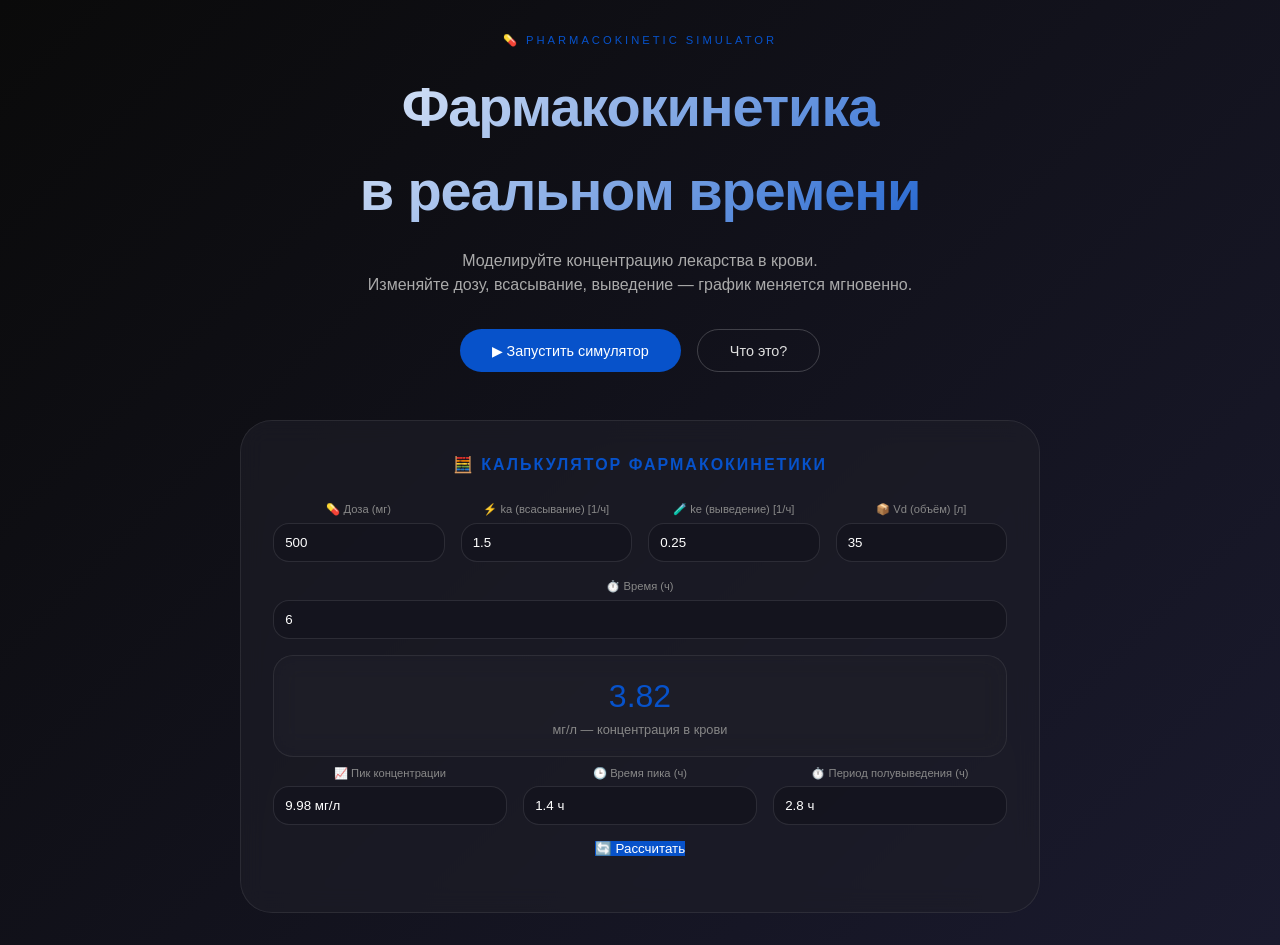
<file: index.html>
<!DOCTYPE html>
<html lang="ru">
<head>
    <meta charset="UTF-8">
    <meta name="viewport" content="width=device-width, initial-scale=1.0, user-scalable=yes">
    <title>Фармакокинетика | Симулятор</title>
    <link rel="stylesheet" href="style.css">
    <script src="script.js" defer></script>
</head>
<body>

<div id="mainPage" class="main-page">
    <div class="hero">
        <div class="hero-badge">💊 Pharmacokinetic Simulator</div>
        <h1>Фармакокинетика<br>в реальном времени</h1>
        <p>Моделируйте концентрацию лекарства в крови.<br>Изменяйте дозу, всасывание, выведение — график меняется мгновенно.</p>
        <div class="hero-buttons">
            <button class="hero-btn hero-btn-primary" id="startSimulatorBtn">▶ Запустить симулятор</button>
            <button class="hero-btn hero-btn-outline" id="learnMoreBtn">Что это?</button>
        </div>

        <div class="calculator-section glass">
            <h3>🧮 Калькулятор фармакокинетики</h3>
            <div class="calc-row">
                <div class="calc-input"><label>💊 Доза (мг)</label><input type="number" id="calcDose" value="500" step="10"></div>
                <div class="calc-input"><label>⚡ ka (всасывание) [1/ч]</label><input type="number" id="calcKa" value="1.5" step="0.1"></div>
                <div class="calc-input"><label>🧪 ke (выведение) [1/ч]</label><input type="number" id="calcKe" value="0.25" step="0.05"></div>
                <div class="calc-input"><label>📦 Vd (объём) [л]</label><input type="number" id="calcVd" value="35" step="1"></div>
                <div class="calc-input"><label>⏱️ Время (ч)</label><input type="number" id="calcTime" value="6" step="0.5"></div>
            </div>
            <div class="calc-result glass">
                <div class="value" id="calcResult">0.00</div>
                <div style="font-size:0.8rem; color:#888;">мг/л — концентрация в крови</div>
            </div>
            <div class="calc-row" style="margin-top:0.5rem;">
                <div class="calc-input"><label>📈 Пик концентрации</label><input type="text" id="calcPeak" readonly></div>
                <div class="calc-input"><label>🕒 Время пика (ч)</label><input type="text" id="calcPeakTime" readonly></div>
                <div class="calc-input"><label>⏱️ Период полувыведения (ч)</label><input type="text" id="calcHalfLife" readonly></div>
            </div>
            <div class="button-group" style="margin-top:1rem; justify-content:center;">
                <button id="calcRecalcBtn" class="btn-primary">🔄 Рассчитать</button>
            </div>
        </div>
    </div>
</div>

<div id="simulatorPage" class="simulator-page">
    <div class="container">
        <div class="section glass" style="text-align: center; padding-bottom: 1.5rem;">
            <div class="badge">💊 Pharmacokinetic Simulator</div>
            <h1>Фармакокинетика</h1>
            <p style="color: #aaa; max-width: 650px; margin: 0.5rem auto 0;">Однокамерная модель всасывания, распределения и выведения</p>
        </div>

        <div class="mode-switch glass">
            <button class="mode-btn active" data-mode="single">📊 Однократная доза</button>
            <button class="mode-btn" data-mode="multi">🔄 Многократный приём (каждые 8ч)</button>
            <button class="mode-btn" data-mode="compare">⚖️ Сравнение двух схем</button>
        </div>

        <div id="singleMode" class="two-columns">
            <div class="section glass">
                <h2>⚙️ Параметры модели</h2>
                <div class="param-group">
                    <div class="param-item"><div class="param-header"><span>💊 Доза (мг)</span><span class="param-value" id="doseValue">500</span></div><input type="range" id="dose" min="50" max="1200" step="10" value="500"></div>
                    <div class="param-item"><div class="param-header"><span>⚡ Скорость всасывания (ka) [1/ч]</span><span class="param-value" id="kaValue">1.5</span></div><input type="range" id="ka" min="0.3" max="4.0" step="0.05" value="1.5"></div>
                    <div class="param-item"><div class="param-header"><span>🧪 Скорость выведения (ke) [1/ч]</span><span class="param-value" id="keValue">0.25</span></div><input type="range" id="ke" min="0.05" max="0.8" step="0.01" value="0.25"></div>
                    <div class="param-item"><div class="param-header"><span>📦 Объём распределения (Vd) [л]</span><span class="param-value" id="vdValue">35</span></div><input type="range" id="vd" min="15" max="80" step="1" value="35"></div>
                </div>
                <div class="button-group">
                    <button id="resetBtn" class="btn-primary">⟳ Сбросить</button>
                    <button id="addDoseBtn">➕ Повторный приём (через 2ч)</button>
                    <button id="exportBtn">📎 Экспорт CSV</button>
                </div>
                <div class="stats-panel glass">
                    <div class="stat-row"><span class="stat-label">🩸 Концентрация (мг/л)</span><span class="stat-number" id="concDisplay">0.00</span></div>
                    <div class="stat-row"><span class="stat-label">⏱️ Текущее время (ч)</span><span class="stat-number" id="timeDisplay">0.0</span></div>
                    <div class="stat-row"><span class="stat-label">📈 Пик концентрации</span><span class="stat-number" id="peakDisplay">0.00</span></div>
                    <div class="stat-row"><span class="stat-label">🕒 Время пика (ч)</span><span class="stat-number" id="peakTimeDisplay">—</span></div>
                    <div class="stat-row"><span class="stat-label">⚠️ Статус</span><span class="stat-number" id="statusDisplay">—</span></div>
                </div>
                <div style="margin-top:1rem; padding-top:1rem; border-top:1px solid rgba(255,255,255,0.1);">
                    <h2>🧮 Быстрый расчёт</h2>
                    <div class="param-item"><div class="param-header"><span>⏱️ Время (ч)</span><span class="param-value" id="quickTimeValue">6</span></div><input type="range" id="quickTime" min="0" max="48" step="0.5" value="6"></div>
                    <div class="stats-panel glass" style="margin-top:0.5rem;">
                        <div class="stat-row"><span class="stat-label">Концентрация в этот момент</span><span class="stat-number" id="quickConcDisplay">—</span></div>
                    </div>
                </div>
            </div>
            <div class="section glass">
                <h2>📈 Профиль концентрации</h2>
                <div class="chart-container"><canvas id="pharmaCanvas" width="800" height="450" style="width:100%; aspect-ratio:800/450"></canvas></div>
                <div style="margin-top:1rem; font-size:0.7rem; color:#666; text-align:center;">🟢 Терапевтическое окно (2–8 мг/л) &nbsp;|&nbsp; 🔴 Токсичность (>12 мг/л)</div>
            </div>
        </div>

        <div id="compareMode" style="display: none;">
            <div class="two-columns">
                <div class="section glass"><h2>📋 Схема A</h2>
                    <div class="param-item"><div class="param-header"><span>Доза A (мг)</span><span class="param-value" id="doseAValue">400</span></div><input type="range" id="doseA" min="50" max="1200" step="10" value="400"></div>
                    <div class="param-item"><div class="param-header"><span>ka A</span><span class="param-value" id="kaAValue">1.2</span></div><input type="range" id="kaA" min="0.3" max="4.0" step="0.05" value="1.2"></div>
                    <div class="param-item"><div class="param-header"><span>ke A</span><span class="param-value" id="keAValue">0.2</span></div><input type="range" id="keA" min="0.05" max="0.8" step="0.01" value="0.2"></div>
                    <div class="param-item"><div class="param-header"><span>Vd A (л)</span><span class="param-value" id="vdAValue">35</span></div><input type="range" id="vdA" min="15" max="80" step="1" value="35"></div>
                </div>
                <div class="section glass"><h2>📋 Схема B</h2>
                    <div class="param-item"><div class="param-header"><span>Доза B (мг)</span><span class="param-value" id="dBValue">600</span></div><input type="range" id="doseB" min="50" max="1200" step="10" value="600"></div>
                    <div class="param-item"><div class="param-header"><span>ka B</span><span class="param-value" id="kaBValue">2.0</span></div><input type="range" id="kaB" min="0.3" max="4.0" step="0.05" value="2.0"></div>
                    <div class="param-item"><div class="param-header"><span>ke B</span><span class="param-value" id="keBValue">0.35</span></div><input type="range" id="keB" min="0.05" max="0.8" step="0.01" value="0.35"></div>
                    <div class="param-item"><div class="param-header"><span>Vd B (л)</span><span class="param-value" id="vdBValue">35</span></div><input type="range" id="vdB" min="15" max="80" step="1" value="35"></div>
                </div>
            </div>
            <div class="section glass"><h2>📊 Сравнение профилей</h2>
                <div class="chart-container"><canvas id="compareCanvas" width="800" height="450" style="width:100%; aspect-ratio:800/450"></canvas></div>
                <div class="button-group" style="margin-top:1rem;"><button id="exportCompareBtn">📎 Экспорт сравнения CSV</button></div>
            </div>
        </div>

        <div class="formula-section" id="formulasSection">
            <div class="formula-card glass" id="formula1"><h3>📐 Концентрация в любой момент времени</h3><div class="formula">C(t) = (Доза × ka) / (Vd × (ka - ke)) × (e⁻ᵏᵉᵗ - e⁻ᵏᵃᵗ)</div><div class="explanation">C(t) — концентрация в момент t (мг/л), ka — скорость всасывания, ke — скорость выведения, Vd — объём распределения, e = 2.718</div></div>
            <div class="formula-card glass" id="formula2"><h3>📈 Пик концентрации (приближённо)</h3><div class="formula">C_пик ≈ (Доза × ka) / (Vd × ke)</div><div class="explanation">Максимальная концентрация лекарства в крови</div></div>
            <div class="formula-card glass" id="formula3"><h3>⏱️ Время достижения пика</h3><div class="formula">t_пик = ln(ka / ke) / (ka - ke)</div><div class="explanation">ln — натуральный логарифм</div></div>
            <div class="formula-card glass" id="formula4"><h3>🧪 Период полувыведения</h3><div class="formula">T½ = 0.693 / ke</div><div class="explanation">Время, за которое концентрация падает в 2 раза</div></div>
            <div class="formula-card glass" id="formula5"><h3>📉 Концентрация через время T после пика</h3><div class="formula">C(T) = C_пик × e⁻ᵏᵉᵀ</div><div class="explanation">T — время после пика (часы)</div></div>
            <div class="formula-card glass" id="formula6"><h3>🎯 Расчёт дозы под желаемый пик</h3><div class="formula">Доза = C_пик × Vd × ke / ka</div><div class="explanation">Подберите дозу, чтобы достичь нужной максимальной концентрации</div></div>
            <div class="formula-card glass" id="formula7"><h3>⏳ Расчёт ke для очищения за N часов</h3><div class="formula">ke = ln(C_пик / C_ост) / (N - t_пик)</div><div class="explanation">N — время, через которое должна остаться концентрация C_ост</div></div>
        </div>

        <footer><p>Фармакокинетическая модель | Проект Максима Иванова | Helvetica Neue</p></footer>
    </div>
</div>

</body>
</html>
</file>
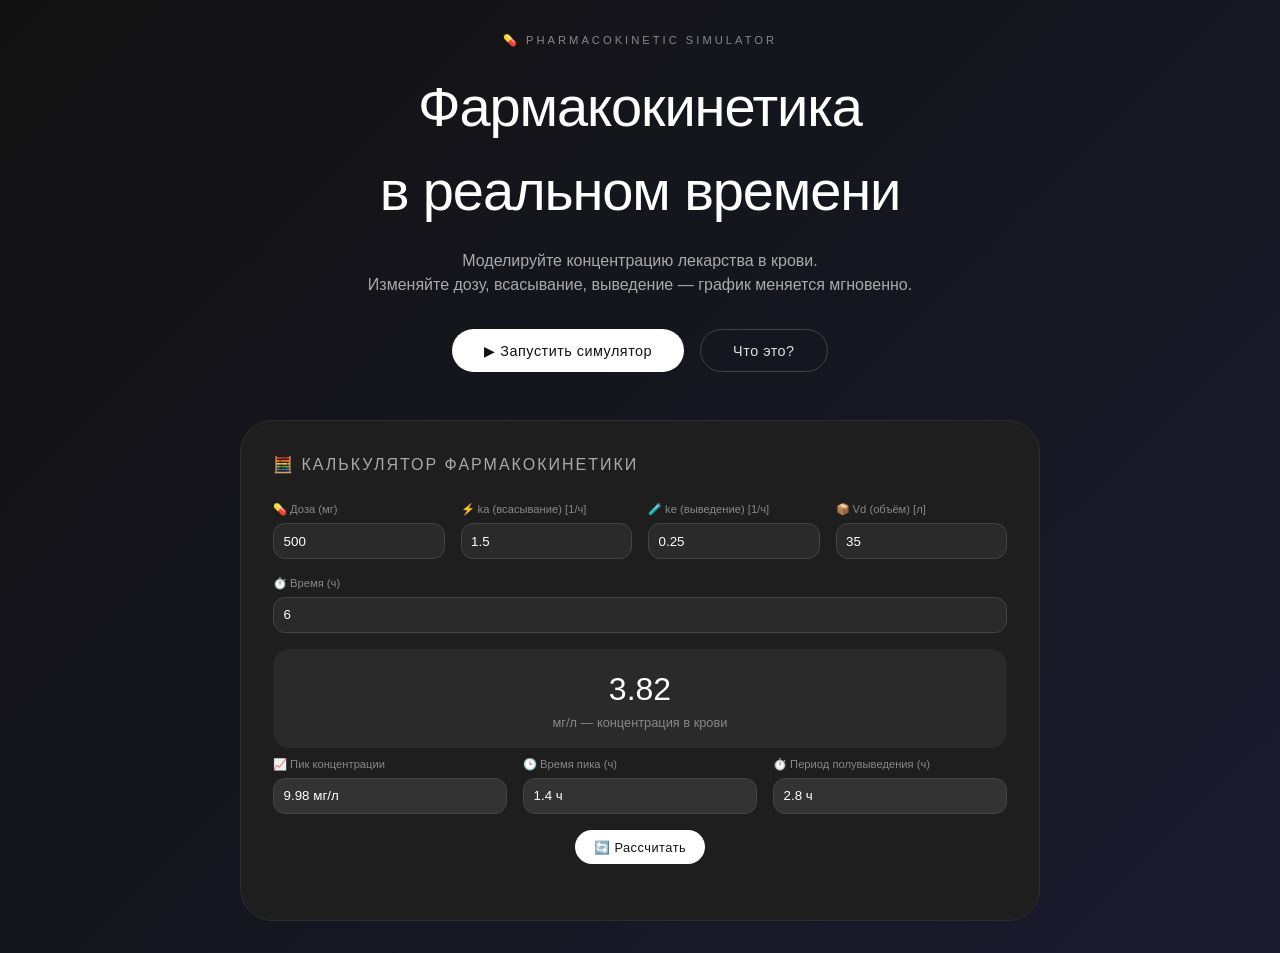
<file: pharmacokinetics.html>
<!DOCTYPE html>
<html lang="ru">
<head>
    <meta charset="UTF-8">
    <meta name="viewport" content="width=device-width, initial-scale=1.0, user-scalable=yes">
    <title>Фармакокинетика | Симулятор + Калькулятор</title>
    <style>
        /* ------------------------------------------------------------
           ГЛОБАЛЬНЫЙ ШРИФТ: HELVETICA REGULAR 400
        ------------------------------------------------------------ */
        *,
        *::before,
        *::after {
            font-family: 'Helvetica', 'Helvetica Neue', 'Arial', sans-serif !important;
            font-weight: 400 !important;
            font-style: normal !important;
        }

        body, html, div, span, h1, h2, h3, h4, p, a, button, input, select, textarea,
        label, .btn, .mode-btn, .hero-btn, .stat-row, .param-header, .param-value,
        .calc-result, .stats-panel, .badge, .section, .mode-switch, .button-group,
        canvas, .week-badge, .day-card, .pair-card, .header, .footer, .container {
            font-family: 'Helvetica', 'Helvetica Neue', 'Arial', sans-serif !important;
            font-weight: 400 !important;
        }

        h1, h2, h3, h4, .hero h1, .section h2, .badge {
            font-weight: 400 !important;
        }

        button, .btn, .mode-btn, .hero-btn {
            font-weight: 400 !important;
            letter-spacing: 0.5px;
        }

        * {
            margin: 0;
            padding: 0;
            box-sizing: border-box;
        }

        body {
            background-color: #121212;
            color: #e0e0e0;
            line-height: 1.5;
            min-height: 100vh;
        }

        ::-webkit-scrollbar { width: 6px; }
        ::-webkit-scrollbar-track { background: #1e1e1e; }
        ::-webkit-scrollbar-thumb { background: #444; border-radius: 3px; }

        /* Плавное появление формул при скролле */
        @keyframes fadeInUp {
            from { opacity: 0; transform: translateY(30px); }
            to { opacity: 1; transform: translateY(0); }
        }

        .formula-section {
            max-width: 1000px;
            margin: 0 auto;
            padding: 2rem;
        }

        .formula-card {
            background: #1e1e1e;
            border: 1px solid #2e2e2e;
            border-radius: 32px;
            padding: 2rem;
            margin-bottom: 1.5rem;
            opacity: 0;
            transform: translateY(30px);
            transition: all 0.6s cubic-bezier(0.25, 0.46, 0.45, 0.94);
        }

        .formula-card.visible {
            opacity: 1;
            transform: translateY(0);
        }

        .formula-card h3 {
            font-size: 1.2rem;
            color: #ffffff;
            margin-bottom: 1rem;
            border-left: 3px solid #ffffff;
            padding-left: 1rem;
        }

        .formula-card .formula {
            font-family: monospace;
            font-size: 1.1rem;
            background: #2a2a2a;
            padding: 1rem;
            border-radius: 16px;
            margin: 1rem 0;
            overflow-x: auto;
            white-space: pre-wrap;
            word-break: break-word;
        }

        .formula-card .explanation {
            color: #aaa;
            font-size: 0.85rem;
            margin-top: 0.5rem;
        }

        /* Главная страница */
        .main-page {
            min-height: 100vh;
            display: flex;
            flex-direction: column;
            justify-content: center;
            align-items: center;
            padding: 2rem;
            background: linear-gradient(135deg, #121212 0%, #1a1a2e 100%);
        }

        .hero {
            text-align: center;
            max-width: 800px;
            animation: fadeInUp 0.8s ease;
        }

        .hero-badge {
            font-size: 0.7rem;
            text-transform: uppercase;
            letter-spacing: 3px;
            color: #888;
            margin-bottom: 1rem;
        }

        .hero h1 {
            font-size: 3.5rem;
            letter-spacing: -0.02em;
            margin-bottom: 1rem;
            color: #ffffff;
        }

        .hero p {
            font-size: 1rem;
            color: #aaa;
            margin-bottom: 2rem;
        }

        .hero-buttons {
            display: flex;
            gap: 1rem;
            justify-content: center;
            flex-wrap: wrap;
        }

        .hero-btn {
            background: transparent;
            border: 1px solid #444;
            color: #e0e0e0;
            padding: 0.8rem 2rem;
            border-radius: 40px;
            font-size: 0.9rem;
            cursor: pointer;
            transition: all 0.2s ease;
        }

        .hero-btn-primary {
            background: #ffffff;
            color: #121212;
            border: none;
        }

        .hero-btn-primary:hover {
            background: #e0e0e0;
            transform: translateY(-2px);
        }

        .hero-btn-outline:hover {
            background: #2a2a2a;
            border-color: #666;
        }

        /* Калькулятор на главной */
        .calculator-section {
            margin-top: 3rem;
            padding: 2rem;
            background: #1e1e1e;
            border-radius: 32px;
            border: 1px solid #2e2e2e;
            text-align: left;
        }

        .calculator-section h3 {
            font-size: 1rem;
            text-transform: uppercase;
            letter-spacing: 2px;
            color: #aaa;
            margin-bottom: 1.5rem;
        }

        .calc-row {
            display: flex;
            flex-wrap: wrap;
            gap: 1rem;
            margin-bottom: 1rem;
            align-items: center;
        }

        .calc-input {
            flex: 1;
            min-width: 150px;
        }

        .calc-input label {
            display: block;
            font-size: 0.7rem;
            color: #888;
            margin-bottom: 0.3rem;
        }

        .calc-input input {
            width: 100%;
            background: #2a2a2a;
            border: 1px solid #444;
            border-radius: 12px;
            padding: 0.6rem;
            color: #fff;
        }

        .calc-result {
            background: #2a2a2a;
            border-radius: 16px;
            padding: 1rem;
            margin-top: 1rem;
            text-align: center;
        }

        .calc-result .value {
            font-size: 2rem;
            color: #fff;
        }

        /* Симулятор */
        .simulator-page {
            display: none;
            padding: 2rem 1rem;
        }

        .container {
            max-width: 1400px;
            margin: 0 auto;
            display: flex;
            flex-direction: column;
            gap: 2rem;
        }

        .section {
            background: #1e1e1e;
            border: 1px solid #2e2e2e;
            border-radius: 24px;
            padding: 1.8rem 2rem;
            transition: all 0.3s ease;
        }

        h1 {
            font-size: 2.2rem;
            letter-spacing: -0.02em;
        }

        h2 {
            font-size: 0.9rem;
            text-transform: uppercase;
            letter-spacing: 3px;
            color: #888;
            margin-bottom: 1.5rem;
            border-left: 2px solid #e0e0e0;
            padding-left: 1rem;
        }

        /* Кнопки режимов по центру */
        .mode-switch {
            display: flex;
            gap: 0.8rem;
            justify-content: center;
            background: #2a2a2a;
            padding: 0.5rem;
            border-radius: 60px;
            width: fit-content;
            margin: 0 auto 2rem auto;
        }

        .mode-btn {
            background: transparent;
            border: none;
            padding: 0.7rem 2rem;
            border-radius: 50px;
            font-size: 0.9rem;
            cursor: pointer;
            color: #aaa;
            transition: all 0.2s;
        }

        .mode-btn.active {
            background: #ffffff;
            color: #121212;
        }

        .two-columns {
            display: grid;
            grid-template-columns: 1fr 1.2fr;
            gap: 2rem;
        }

        @media (max-width: 900px) {
            .two-columns { grid-template-columns: 1fr; gap: 1.5rem; }
            .hero h1 { font-size: 2rem; }
            .section { padding: 1.5rem; }
            .mode-btn { padding: 0.5rem 1.2rem; font-size: 0.8rem; }
        }

        .param-group { display: flex; flex-direction: column; gap: 1.5rem; margin-bottom: 2rem; }
        .param-item { display: flex; flex-direction: column; gap: 0.5rem; }
        .param-header { display: flex; justify-content: space-between; font-size: 0.85rem; color: #ccc; }
        .param-value { font-size: 0.9rem; background: #2a2a2a; padding: 0.2rem 0.8rem; border-radius: 20px; }

        input[type="range"] {
            width: 100%;
            height: 2px;
            -webkit-appearance: none;
            background: #444;
            border-radius: 2px;
            outline: none;
            cursor: pointer;
        }
        input[type="range"]::-webkit-slider-thumb {
            -webkit-appearance: none;
            width: 14px;
            height: 14px;
            border-radius: 50%;
            background: #ffffff;
            cursor: pointer;
        }

        .button-group { display: flex; flex-wrap: wrap; gap: 0.8rem; margin-top: 1rem; margin-bottom: 1.5rem; }
        button {
            background: transparent;
            border: 1px solid #444;
            color: #e0e0e0;
            padding: 0.6rem 1.2rem;
            border-radius: 40px;
            font-size: 0.8rem;
            cursor: pointer;
            transition: all 0.2s ease;
        }
        button:hover { background: #2a2a2a; border-color: #666; }
        .btn-primary { background: #ffffff; color: #121212; border: none; }
        .btn-primary:hover { background: #e0e0e0; }

        .stats-panel { background: #252525; border-radius: 20px; padding: 1.2rem; margin-top: 1rem; }
        .stat-row { display: flex; justify-content: space-between; padding: 0.6rem 0; border-bottom: 1px solid #333; font-size: 0.85rem; }
        .stat-row:last-child { border-bottom: none; }
        .stat-label { color: #aaa; }

        .chart-container { background: #1a1a1a; border-radius: 20px; padding: 0.5rem; margin-top: 0.5rem; }
        canvas { width: 100%; height: auto; background: #1a1a1a; border-radius: 16px; display: block; border: 1px solid #333; }

        .badge { font-size: 0.7rem; text-transform: uppercase; letter-spacing: 2px; color: #888; margin-bottom: 1rem; display: inline-block; }

        @keyframes pulse {
            0% { text-shadow: 0 0 0 rgba(255,255,255,0); }
            50% { text-shadow: 0 0 8px rgba(255,255,255,0.5); }
            100% { text-shadow: 0 0 0 rgba(255,255,255,0); }
        }
        .pulse-animation { animation: pulse 1s ease-in-out 2; }

        footer {
            text-align: center;
            padding: 2rem;
            color: #666;
            font-size: 0.7rem;
            border-top: 1px solid #2e2e2e;
            margin-top: 3rem;
        }
    </style>
</head>
<body>

<!-- ГЛАВНАЯ СТРАНИЦА -->
<div id="mainPage" class="main-page">
    <div class="hero">
        <div class="hero-badge">💊 Pharmacokinetic Simulator</div>
        <h1>Фармакокинетика<br>в реальном времени</h1>
        <p>Моделируйте концентрацию лекарства в крови.<br>Изменяйте дозу, всасывание, выведение — график меняется мгновенно.</p>
        <div class="hero-buttons">
            <button class="hero-btn hero-btn-primary" id="startSimulatorBtn">▶ Запустить симулятор</button>
            <button class="hero-btn hero-btn-outline" id="learnMoreBtn">Что это?</button>
        </div>

        <div class="calculator-section">
            <h3>🧮 Калькулятор фармакокинетики</h3>
            <div class="calc-row">
                <div class="calc-input"><label>💊 Доза (мг)</label><input type="number" id="calcDose" value="500" step="10"></div>
                <div class="calc-input"><label>⚡ ka (всасывание) [1/ч]</label><input type="number" id="calcKa" value="1.5" step="0.1"></div>
                <div class="calc-input"><label>🧪 ke (выведение) [1/ч]</label><input type="number" id="calcKe" value="0.25" step="0.05"></div>
                <div class="calc-input"><label>📦 Vd (объём) [л]</label><input type="number" id="calcVd" value="35" step="1"></div>
                <div class="calc-input"><label>⏱️ Время (ч)</label><input type="number" id="calcTime" value="6" step="0.5"></div>
            </div>
            <div class="calc-result"><div class="value" id="calcResult">0.00</div><div style="font-size:0.8rem;color:#888;">мг/л — концентрация в крови</div></div>
            <div class="calc-row" style="margin-top:0.5rem;">
                <div class="calc-input"><label>📈 Пик концентрации</label><input type="text" id="calcPeak" readonly style="background:#333;"></div>
                <div class="calc-input"><label>🕒 Время пика (ч)</label><input type="text" id="calcPeakTime" readonly style="background:#333;"></div>
                <div class="calc-input"><label>⏱️ Период полувыведения (ч)</label><input type="text" id="calcHalfLife" readonly style="background:#333;"></div>
            </div>
            <div class="button-group" style="margin-top:1rem; justify-content:center;"><button id="calcRecalcBtn" class="btn-primary">🔄 Рассчитать</button></div>
        </div>
    </div>
</div>

<!-- СТРАНИЦА СИМУЛЯТОРА -->
<div id="simulatorPage" class="simulator-page">
    <div class="container">
        <div class="section" style="text-align: center; padding-bottom: 1.5rem;">
            <div class="badge">💊 Pharmacokinetic Simulator</div>
            <h1>Фармакокинетика</h1>
            <p style="color: #aaa; max-width: 650px; margin: 0.5rem auto 0;">Однокамерная модель всасывания, распределения и выведения</p>
        </div>

        <div class="mode-switch">
            <button class="mode-btn active" data-mode="single">📊 Однократная доза</button>
            <button class="mode-btn" data-mode="multi">🔄 Многократный приём (каждые 8ч)</button>
            <button class="mode-btn" data-mode="compare">⚖️ Сравнение двух схем</button>
        </div>

        <div id="singleMode" class="two-columns">
            <div class="section">
                <h2>⚙️ Параметры модели</h2>
                <div class="param-group">
                    <div class="param-item"><div class="param-header"><span>💊 Доза (мг)</span><span class="param-value" id="doseValue">500</span></div><input type="range" id="dose" min="50" max="1200" step="10" value="500"></div>
                    <div class="param-item"><div class="param-header"><span>⚡ Скорость всасывания (ka) [1/ч]</span><span class="param-value" id="kaValue">1.5</span></div><input type="range" id="ka" min="0.3" max="4.0" step="0.05" value="1.5"></div>
                    <div class="param-item"><div class="param-header"><span>🧪 Скорость выведения (ke) [1/ч]</span><span class="param-value" id="keValue">0.25</span></div><input type="range" id="ke" min="0.05" max="0.8" step="0.01" value="0.25"></div>
                    <div class="param-item"><div class="param-header"><span>📦 Объём распределения (Vd) [л]</span><span class="param-value" id="vdValue">35</span></div><input type="range" id="vd" min="15" max="80" step="1" value="35"></div>
                </div>
                <div class="button-group">
                    <button id="resetBtn" class="btn-primary">⟳ Сбросить</button>
                    <button id="addDoseBtn">➕ Повторный приём (через 2ч)</button>
                    <button id="exportBtn">📎 Экспорт CSV</button>
                </div>
                <div class="stats-panel">
                    <div class="stat-row"><span class="stat-label">🩸 Концентрация (мг/л)</span><span class="stat-number" id="concDisplay">0.00</span></div>
                    <div class="stat-row"><span class="stat-label">⏱️ Текущее время (ч)</span><span class="stat-number" id="timeDisplay">0.0</span></div>
                    <div class="stat-row"><span class="stat-label">📈 Пик концентрации</span><span class="stat-number" id="peakDisplay">0.00</span></div>
                    <div class="stat-row"><span class="stat-label">🕒 Время пика (ч)</span><span class="stat-number" id="peakTimeDisplay">—</span></div>
                    <div class="stat-row"><span class="stat-label">⚠️ Статус</span><span class="stat-number" id="statusDisplay">—</span></div>
                </div>
                <div style="margin-top:1rem; padding-top:1rem; border-top:1px solid #333;">
                    <h2>🧮 Быстрый расчёт</h2>
                    <div class="param-item"><div class="param-header"><span>⏱️ Время (ч)</span><span class="param-value" id="quickTimeValue">6</span></div><input type="range" id="quickTime" min="0" max="48" step="0.5" value="6"></div>
                    <div class="stats-panel" style="margin-top:0.5rem;"><div class="stat-row"><span class="stat-label">Концентрация в этот момент</span><span class="stat-number" id="quickConcDisplay">—</span></div></div>
                </div>
            </div>
            <div class="section">
                <h2>📈 Профиль концентрации</h2>
                <div class="chart-container"><canvas id="pharmaCanvas" width="800" height="450" style="width:100%; aspect-ratio:800/450"></canvas></div>
                <div style="margin-top:1rem; font-size:0.7rem; color:#666; text-align:center;">🟢 Терапевтическое окно (2–8 мг/л) &nbsp;|&nbsp; 🔴 Токсичность (>12 мг/л)</div>
            </div>
        </div>

        <div id="compareMode" style="display: none;">
            <div class="two-columns">
                <div class="section"><h2>📋 Схема A</h2>
                    <div class="param-item"><div class="param-header"><span>Доза A (мг)</span><span class="param-value" id="doseAValue">400</span></div><input type="range" id="doseA" min="50" max="1200" step="10" value="400"></div>
                    <div class="param-item"><div class="param-header"><span>ka A</span><span class="param-value" id="kaAValue">1.2</span></div><input type="range" id="kaA" min="0.3" max="4.0" step="0.05" value="1.2"></div>
                    <div class="param-item"><div class="param-header"><span>ke A</span><span class="param-value" id="keAValue">0.2</span></div><input type="range" id="keA" min="0.05" max="0.8" step="0.01" value="0.2"></div>
                    <div class="param-item"><div class="param-header"><span>Vd A (л)</span><span class="param-value" id="vdAValue">35</span></div><input type="range" id="vdA" min="15" max="80" step="1" value="35"></div>
                </div>
                <div class="section"><h2>📋 Схема B</h2>
                    <div class="param-item"><div class="param-header"><span>Доза B (мг)</span><span class="param-value" id="dBValue">600</span></div><input type="range" id="doseB" min="50" max="1200" step="10" value="600"></div>
                    <div class="param-item"><div class="param-header"><span>ka B</span><span class="param-value" id="kaBValue">2.0</span></div><input type="range" id="kaB" min="0.3" max="4.0" step="0.05" value="2.0"></div>
                    <div class="param-item"><div class="param-header"><span>ke B</span><span class="param-value" id="keBValue">0.35</span></div><input type="range" id="keB" min="0.05" max="0.8" step="0.01" value="0.35"></div>
                    <div class="param-item"><div class="param-header"><span>Vd B (л)</span><span class="param-value" id="vdBValue">35</span></div><input type="range" id="vdB" min="15" max="80" step="1" value="35"></div>
                </div>
            </div>
            <div class="section"><h2>📊 Сравнение профилей</h2><div class="chart-container"><canvas id="compareCanvas" width="800" height="450" style="width:100%; aspect-ratio:800/450"></canvas></div><div class="button-group" style="margin-top:1rem;"><button id="exportCompareBtn">📎 Экспорт сравнения CSV</button></div></div>
        </div>

        <!-- Секция с формулами (плавное появление при скролле) -->
        <div class="formula-section" id="formulasSection">
            <div class="formula-card" id="formula1">
                <h3>📐 Концентрация в любой момент времени</h3>
                <div class="formula">C(t) = (Доза × ka) / (Vd × (ka - ke)) × (e⁻ᵏᵉᵗ - e⁻ᵏᵃᵗ)</div>
                <div class="explanation">C(t) — концентрация в момент t (мг/л), ka — скорость всасывания, ke — скорость выведения, Vd — объём распределения, e = 2.718</div>
            </div>
            <div class="formula-card" id="formula2">
                <h3>📈 Пик концентрации (приближённо)</h3>
                <div class="formula">C_пик ≈ (Доза × ka) / (Vd × ke)</div>
                <div class="explanation">Максимальная концентрация лекарства в крови</div>
            </div>
            <div class="formula-card" id="formula3">
                <h3>⏱️ Время достижения пика</h3>
                <div class="formula">t_пик = ln(ka / ke) / (ka - ke)</div>
                <div class="explanation">ln — натуральный логарифм</div>
            </div>
            <div class="formula-card" id="formula4">
                <h3>🧪 Период полувыведения</h3>
                <div class="formula">T½ = 0.693 / ke</div>
                <div class="explanation">Время, за которое концентрация падает в 2 раза</div>
            </div>
            <div class="formula-card" id="formula5">
                <h3>📉 Концентрация через время T после пика</h3>
                <div class="formula">C(T) = C_пик × e⁻ᵏᵉᵀ</div>
                <div class="explanation">T — время после пика (часы)</div>
            </div>
            <div class="formula-card" id="formula6">
                <h3>🎯 Расчёт дозы под желаемый пик</h3>
                <div class="formula">Доза = C_пик × Vd × ke / ka</div>
                <div class="explanation">Подберите дозу, чтобы достичь нужной максимальной концентрации</div>
            </div>
            <div class="formula-card" id="formula7">
                <h3>⏳ Расчёт ke для очищения за N часов</h3>
                <div class="formula">ke = ln(C_пик / C_ост) / (N - t_пик)</div>
                <div class="explanation">N — время, через которое должна остаться концентрация C_ост</div>
            </div>
        </div>

        <footer>
            <p>Фармакокинетическая модель | Проект Максима Иванова | Helvetica Regular 400</p>
        </footer>
    </div>
</div>

<script>
    // --------------------------------------------------------------
    // ОБЩИЕ ФУНКЦИИ
    // --------------------------------------------------------------
    function singleDoseConcentration(t, dose, ka, ke, vd) {
        if(t <= 0) return 0;
        if(Math.abs(ka - ke) < 1e-6) return (dose * ka / vd) * t * Math.exp(-ka * t);
        const factor = (dose * ka) / (vd * (ka - ke));
        return factor * (Math.exp(-ke * t) - Math.exp(-ka * t));
    }

    function getPeak(dose, ka, ke, vd) {
        let maxC = 0, maxT = 0;
        for(let t = 0; t <= 48; t += 0.1) {
            let c = singleDoseConcentration(t, dose, ka, ke, vd);
            if(c > maxC) { maxC = c; maxT = t; }
        }
        return { peak: maxC, time: maxT };
    }

    // Плавное появление формул при скролле
    function observeFormulas() {
        const cards = document.querySelectorAll('.formula-card');
        const observer = new IntersectionObserver((entries) => {
            entries.forEach(entry => {
                if(entry.isIntersecting) {
                    entry.target.classList.add('visible');
                }
            });
        }, { threshold: 0.2, rootMargin: '0px 0px -50px 0px' });
        cards.forEach(card => observer.observe(card));
    }

    // Калькулятор на главной
    function updateMainCalculator() {
        let dose = parseFloat(document.getElementById('calcDose').value);
        let ka = parseFloat(document.getElementById('calcKa').value);
        let ke = parseFloat(document.getElementById('calcKe').value);
        let vd = parseFloat(document.getElementById('calcVd').value);
        let t = parseFloat(document.getElementById('calcTime').value);
        let conc = singleDoseConcentration(t, dose, ka, ke, vd);
        document.getElementById('calcResult').innerText = conc.toFixed(2);
        let peak = getPeak(dose, ka, ke, vd);
        document.getElementById('calcPeak').value = peak.peak.toFixed(2) + ' мг/л';
        document.getElementById('calcPeakTime').value = peak.time.toFixed(1) + ' ч';
        let halfLife = (0.693 / ke).toFixed(1);
        document.getElementById('calcHalfLife').value = halfLife + ' ч';
    }

    document.getElementById('calcRecalcBtn').onclick = updateMainCalculator;
    document.getElementById('calcDose').oninput = updateMainCalculator;
    document.getElementById('calcKa').oninput = updateMainCalculator;
    document.getElementById('calcKe').oninput = updateMainCalculator;
    document.getElementById('calcVd').oninput = updateMainCalculator;
    document.getElementById('calcTime').oninput = updateMainCalculator;
    updateMainCalculator();

    // --------------------------------------------------------------
    // РЕЖИМ ОДНОКРАТНОЙ/МНОГОКРАТНОЙ
    // --------------------------------------------------------------
    let currentMode = 'single';
    let params = { dose:500, ka:1.5, ke:0.25, vd:35 };
    let extraDoses = [];
    let currentTime = 0;
    let simulationInterval = null;
    let multiInterval = 8;
    const MAX_TIME = 48;

    function multipleDoseConcentration(t, dose, ka, ke, vd, interval, maxDoses = 12) {
        let total = 0;
        for(let i = 0; i < maxDoses; i++) {
            let dt = t - i * interval;
            if(dt > 0) total += singleDoseConcentration(dt, dose, ka, ke, vd);
        }
        return total;
    }

    function concentrationAtTime(t) {
        if(currentMode === 'multi') return multipleDoseConcentration(t, params.dose, params.ka, params.ke, params.vd, multiInterval, 12);
        let total = singleDoseConcentration(t, params.dose, params.ka, params.ke, params.vd);
        for(let d of extraDoses) if(t > d.time) total += singleDoseConcentration(t - d.time, d.dose, params.ka, params.ke, params.vd);
        return total;
    }

    function updateQuickCalc() {
        let t = parseFloat(document.getElementById('quickTime').value);
        document.getElementById('quickTimeValue').innerText = t.toFixed(1);
        let conc = concentrationAtTime(t);
        document.getElementById('quickConcDisplay').innerHTML = conc.toFixed(2) + ' мг/л';
    }

    function updateSingleUI() {
        document.getElementById('doseValue').innerText = params.dose;
        document.getElementById('kaValue').innerText = params.ka.toFixed(2);
        document.getElementById('keValue').innerText = params.ke.toFixed(2);
        document.getElementById('vdValue').innerText = params.vd;
        let conc = concentrationAtTime(currentTime);
        let concElem = document.getElementById('concDisplay');
        concElem.innerText = conc.toFixed(2);
        concElem.classList.add('pulse-animation');
        setTimeout(() => concElem.classList.remove('pulse-animation'), 1000);
        document.getElementById('timeDisplay').innerText = currentTime.toFixed(1);
        let peak = 0, peakTime = 0;
        for(let t=0; t<=currentTime; t+=0.2) { let c = concentrationAtTime(t); if(c>peak) { peak=c; peakTime=t; } }
        document.getElementById('peakDisplay').innerText = peak.toFixed(2);
        document.getElementById('peakTimeDisplay').innerText = peakTime.toFixed(1);
        let status = '';
        if(conc > 12) status = '⚠️ ТОКСИЧНО';
        else if(conc >= 2 && conc <= 8) status = '✅ В терапевтическом окне';
        else if(conc < 2) status = '⚠️ Ниже терапевтического уровня';
        else status = '❕ Выше нормы';
        document.getElementById('statusDisplay').innerHTML = status;
        drawCanvas('pharmaCanvas', concentrationAtTime, currentTime);
        updateQuickCalc();
    }

    function drawCanvas(canvasId, concFunc, currentTimeMark) {
        const canvas = document.getElementById(canvasId);
        if(!canvas) return;
        const w = canvas.clientWidth, h = canvas.clientHeight;
        canvas.width = w; canvas.height = h;
        const ctx = canvas.getContext('2d');
        ctx.clearRect(0,0,w,h);
        ctx.strokeStyle = '#e0e0e0'; ctx.fillStyle = '#e0e0e0'; ctx.lineWidth = 1.5;
        ctx.beginPath(); ctx.moveTo(60,20); ctx.lineTo(60, h-40); ctx.lineTo(w-20, h-40); ctx.stroke();
        ctx.fillStyle = '#888'; ctx.fillText('Концентрация (мг/л)', 20,30); ctx.fillText('Время (часы)', w/2-30, h-15);
        for(let i=0;i<=4;i++){ let y = h-40 - i*(h-80)/4; ctx.beginPath(); ctx.moveTo(55,y); ctx.lineTo(w-25,y); ctx.stroke(); ctx.fillStyle='#aaa'; ctx.fillText((i*4).toString(),30,y+3); }
        for(let i=0;i<=4;i++){ let x = 60 + i*(w-80)/4; ctx.beginPath(); ctx.moveTo(x, h-40); ctx.lineTo(x,20); ctx.stroke(); ctx.fillStyle='#aaa'; ctx.fillText((i*12).toString(), x-5, h-25); }
        const mapX = (t) => 60 + (t / MAX_TIME) * (w - 80);
        const mapY = (c) => (h-40) - (c / 20) * (h-80);
        ctx.globalAlpha = 0.2;
        ctx.fillStyle = '#2e7d32'; let yLow = mapY(2), yHigh = mapY(8); ctx.fillRect(60, yHigh, w-80, yLow - yHigh);
        ctx.fillStyle = '#d32f2f'; let yToxic = mapY(12); ctx.fillRect(60,20, w-80, yToxic-20);
        ctx.globalAlpha = 1;
        ctx.beginPath(); ctx.strokeStyle = '#ffffff'; ctx.lineWidth = 2.2;
        let first = true;
        for(let i=0;i<=300;i++){ let t = (i/300)*MAX_TIME; let c = concFunc(t); let x = mapX(t), y = mapY(Math.min(c,20)); if(first){ ctx.moveTo(x,y); first=false; } else ctx.lineTo(x,y); }
        ctx.stroke();
        let cx = mapX(currentTimeMark), cy = mapY(Math.min(concFunc(currentTimeMark),20));
        ctx.beginPath(); ctx.arc(cx, cy, 5, 0, 2*Math.PI); ctx.fillStyle = '#fff'; ctx.fill(); ctx.fillStyle='#121212'; ctx.beginPath(); ctx.arc(cx, cy, 3, 0, 2*Math.PI); ctx.fill();
        ctx.fillStyle='#fff'; ctx.fillText(`t = ${currentTimeMark.toFixed(1)} ч`, cx+5, cy-5);
    }

    function startTimer() { if(simulationInterval) clearInterval(simulationInterval); simulationInterval = setInterval(() => { if(currentTime < MAX_TIME){ currentTime += 0.1; if(currentTime > MAX_TIME) currentTime = MAX_TIME; updateSingleUI(); } }, 150); }
    function resetSimulation() { if(simulationInterval) clearInterval(simulationInterval); params = { dose:500, ka:1.5, ke:0.25, vd:35 }; extraDoses = []; currentTime = 0; document.getElementById('dose').value = 500; document.getElementById('ka').value = 1.5; document.getElementById('ke').value = 0.25; document.getElementById('vd').value = 35; updateSingleUI(); startTimer(); localStorage.setItem('pkParams', JSON.stringify(params)); }
    function addExtraDose() { extraDoses.push({time: currentTime + 2, dose: params.dose}); updateSingleUI(); }
    function exportCSV() { let data = [['Time (h)','Concentration (mg/L)']]; for(let t=0; t<=MAX_TIME; t+=0.5) data.push([t.toFixed(1), concentrationAtTime(t).toFixed(3)]); let csv = data.map(row=>row.join(',')).join('\n'); let blob = new Blob([csv], {type:'text/csv'}); let a = document.createElement('a'); a.href = URL.createObjectURL(blob); a.download = 'pharmacokinetics.csv'; a.click(); }

    function saveParams() { localStorage.setItem('pkParams', JSON.stringify(params)); }
    function loadParams() { let saved = localStorage.getItem('pkParams'); if(saved) { let p = JSON.parse(saved); params.dose = p.dose; params.ka = p.ka; params.ke = p.ke; params.vd = p.vd; document.getElementById('dose').value = params.dose; document.getElementById('ka').value = params.ka; document.getElementById('ke').value = params.ke; document.getElementById('vd').value = params.vd; updateSingleUI(); } }
    ['dose','ka','ke','vd'].forEach(id => { document.getElementById(id).addEventListener('input', (e) => { params[id] = parseFloat(e.target.value); updateSingleUI(); saveParams(); }); });
    document.getElementById('quickTime').addEventListener('input', () => { updateQuickCalc(); updateSingleUI(); });

    // --------------------------------------------------------------
    // СРАВНЕНИЕ
    // --------------------------------------------------------------
    let compareParams = { A: { dose:400, ka:1.2, ke:0.2, vd:35 }, B: { dose:600, ka:2.0, ke:0.35, vd:35 } };
    function concA(t){ return singleDoseConcentration(t, compareParams.A.dose, compareParams.A.ka, compareParams.A.ke, compareParams.A.vd); }
    function concB(t){ return singleDoseConcentration(t, compareParams.B.dose, compareParams.B.ka, compareParams.B.ke, compareParams.B.vd); }
    function updateCompareUI() {
        document.getElementById('doseAValue').innerText = compareParams.A.dose;
        document.getElementById('kaAValue').innerText = compareParams.A.ka.toFixed(2);
        document.getElementById('keAValue').innerText = compareParams.A.ke.toFixed(2);
        document.getElementById('vdAValue').innerText = compareParams.A.vd;
        document.getElementById('dBValue').innerText = compareParams.B.dose;
        document.getElementById('kaBValue').innerText = compareParams.B.ka.toFixed(2);
        document.getElementById('keBValue').innerText = compareParams.B.ke.toFixed(2);
        document.getElementById('vdBValue').innerText = compareParams.B.vd;
        drawCompareCanvas();
    }
    function drawCompareCanvas() {
        const canvas = document.getElementById('compareCanvas');
        if(!canvas) return;
        const w = canvas.clientWidth, h = canvas.clientHeight;
        canvas.width = w; canvas.height = h;
        const ctx = canvas.getContext('2d');
        ctx.clearRect(0,0,w,h);
        ctx.strokeStyle = '#e0e0e0'; ctx.fillStyle = '#e0e0e0'; ctx.lineWidth = 1.5;
        ctx.beginPath(); ctx.moveTo(60,20); ctx.lineTo(60, h-40); ctx.lineTo(w-20, h-40); ctx.stroke();
        ctx.fillStyle = '#888'; ctx.fillText('Концентрация (мг/л)', 20,30); ctx.fillText('Время (часы)', w/2-30, h-15);
        for(let i=0;i<=4;i++){ let y = h-40 - i*(h-80)/4; ctx.beginPath(); ctx.moveTo(55,y); ctx.lineTo(w-25,y); ctx.stroke(); ctx.fillStyle='#aaa'; ctx.fillText((i*4).toString(),30,y+3); }
        for(let i=0;i<=4;i++){ let x = 60 + i*(w-80)/4; ctx.beginPath(); ctx.moveTo(x, h-40); ctx.lineTo(x,20); ctx.stroke(); ctx.fillStyle='#aaa'; ctx.fillText((i*12).toString(), x-5, h-25); }
        const mapX = (t) => 60 + (t / MAX_TIME) * (w - 80);
        const mapY = (c) => (h-40) - (c / 20) * (h-80);
        ctx.beginPath(); ctx.strokeStyle = '#6bcf7f'; ctx.lineWidth = 2.2;
        let first = true;
        for(let i=0;i<=300;i++){ let t = (i/300)*MAX_TIME; let c = concA(t); let x = mapX(t), y = mapY(Math.min(c,20)); if(first){ ctx.moveTo(x,y); first=false; } else ctx.lineTo(x,y); }
        ctx.stroke();
        ctx.beginPath(); ctx.strokeStyle = '#ff6b6b'; ctx.lineWidth = 2.2;
        first = true;
        for(let i=0;i<=300;i++){ let t = (i/300)*MAX_TIME; let c = concB(t); let x = mapX(t), y = mapY(Math.min(c,20)); if(first){ ctx.moveTo(x,y); first=false; } else ctx.lineTo(x,y); }
        ctx.stroke();
        ctx.fillStyle = '#6bcf7f'; ctx.fillRect(w-100, 30, 12, 12); ctx.fillStyle = '#ff6b6b'; ctx.fillRect(w-100, 50, 12, 12);
        ctx.fillStyle = '#e0e0e0'; ctx.font = '10px Helvetica'; ctx.fillText('Схема A', w-85, 40); ctx.fillText('Схема B', w-85, 60);
    }
    function exportCompareCSV() { let data = [['Time (h)','Concentration A','Concentration B']]; for(let t=0; t<=MAX_TIME; t+=0.5) data.push([t.toFixed(1), concA(t).toFixed(3), concB(t).toFixed(3)]); let csv = data.map(row=>row.join(',')).join('\n'); let blob = new Blob([csv], {type:'text/csv'}); let a = document.createElement('a'); a.href = URL.createObjectURL(blob); a.download = 'compare.csv'; a.click(); }
    const compareSliders = ['doseA','kaA','keA','vdA','doseB','kaB','keB','vdB'];
    compareSliders.forEach(id => { let el = document.getElementById(id); if(el) el.addEventListener('input', (e) => { let val = parseFloat(e.target.value); if(id === 'doseA') compareParams.A.dose = val; if(id === 'kaA') compareParams.A.ka = val; if(id === 'keA') compareParams.A.ke = val; if(id === 'vdA') compareParams.A.vd = val; if(id === 'doseB') compareParams.B.dose = val; if(id === 'kaB') compareParams.B.ka = val; if(id === 'keB') compareParams.B.ke = val; if(id === 'vdB') compareParams.B.vd = val; updateCompareUI(); }); });

    // --------------------------------------------------------------
    // ПЕРЕКЛЮЧЕНИЕ РЕЖИМОВ
    // --------------------------------------------------------------
    function setMode(mode) {
        currentMode = mode;
        document.querySelectorAll('.mode-btn').forEach(btn => btn.classList.remove('active'));
        document.querySelector(`.mode-btn[data-mode="${mode}"]`).classList.add('active');
        document.getElementById('singleMode').style.display = (mode === 'compare') ? 'none' : 'flex';
        document.getElementById('compareMode').style.display = (mode === 'compare') ? 'block' : 'none';
        if(mode === 'compare') { if(simulationInterval) clearInterval(simulationInterval); updateCompareUI(); }
        else { resetSimulation(); }
    }

    document.querySelectorAll('.mode-btn').forEach(btn => btn.addEventListener('click', () => setMode(btn.dataset.mode)));
    document.getElementById('resetBtn').onclick = resetSimulation;
    document.getElementById('addDoseBtn').onclick = addExtraDose;
    document.getElementById('exportBtn').onclick = exportCSV;
    document.getElementById('exportCompareBtn').onclick = exportCompareCSV;

    // Переключение между главной и симулятором
    document.getElementById('startSimulatorBtn').onclick = () => {
        document.getElementById('mainPage').style.display = 'none';
        document.getElementById('simulatorPage').style.display = 'block';
        loadParams();
        resetSimulation();
        setTimeout(observeFormulas, 300);
    };
    document.getElementById('learnMoreBtn').onclick = () => alert('Фармакокинетика — раздел фармакологии, изучающий движение лекарства в организме. Модель описывает всасывание (ka), выведение (ke) и объём распределения (Vd). Терапевтическое окно: 2–8 мг/л, токсичность >12 мг/л.');

    setMode('single');
</script>
</body>
</html>
</file>
<file: style.css>
/* ------------------------------------------------------------
   ШРИФТ HELVETICA NEUE 
------------------------------------------------------------ */
@import url('https://fonts.googleapis.com/css2?family=Inter:opsz,wght@14..32,400&display=swap');

* {
    margin: 0;
    padding: 0;
    box-sizing: border-box;
}

body {
    font-family: -apple-system, 'Helvetica Neue', 'Helvetica', 'Inter', sans-serif;
    font-weight: 400;
    background: linear-gradient(135deg, #0a0a0a 0%, #1a1a2e 100%);
    color: #e0e0e0;
    line-height: 1.5;
    min-height: 100vh;
}

/* Акцентный синий #0752CA */
:root {
    --accent: #0752CA;
    --accent-hover: #0642a3;
    --accent-glow: rgba(7, 82, 202, 0.3);
}

/* Стекло (glassmorphism) */
.glass {
    background: rgba(30, 30, 40, 0.6);
    backdrop-filter: blur(12px);
    border: 1px solid rgba(255, 255, 255, 0.08);
    border-radius: 28px;
}

/* Анимации */
@keyframes fadeInUp {
    from {
        opacity: 0;
        transform: translateY(30px);
    }
    to {
        opacity: 1;
        transform: translateY(0);
    }
}

@keyframes fadeInScale {
    from {
        opacity: 0;
        transform: scale(0.95);
    }
    to {
        opacity: 1;
        transform: scale(1);
    }
}

@keyframes pulse {
    0%, 100% { text-shadow: 0 0 0 rgba(7, 82, 202, 0); }
    50% { text-shadow: 0 0 12px rgba(7, 82, 202, 0.8); }
}

/* Главная страница */
.main-page {
    min-height: 100vh;
    display: flex;
    flex-direction: column;
    justify-content: center;
    align-items: center;
    padding: 2rem;
}

.hero {
    text-align: center;
    max-width: 800px;
    animation: fadeInUp 0.8s ease;
}

.hero-badge {
    font-size: 0.7rem;
    text-transform: uppercase;
    letter-spacing: 3px;
    color: var(--accent);
    margin-bottom: 1rem;
}

.hero h1 {
    font-size: 3.5rem;
    letter-spacing: -0.02em;
    margin-bottom: 1rem;
    background: linear-gradient(135deg, #fff, var(--accent));
    -webkit-background-clip: text;
    background-clip: text;
    color: transparent;
}

.hero p {
    font-size: 1rem;
    color: #aaa;
    margin-bottom: 2rem;
}

.hero-buttons {
    display: flex;
    gap: 1rem;
    justify-content: center;
    flex-wrap: wrap;
}

/* Кнопки с анимацией при наведении */
.hero-btn, .btn, .mode-btn {
    background: transparent;
    border: 1px solid rgba(255, 255, 255, 0.2);
    color: #e0e0e0;
    padding: 0.8rem 2rem;
    border-radius: 40px;
    font-size: 0.9rem;
    cursor: pointer;
    transition: all 0.3s cubic-bezier(0.2, 0.9, 0.4, 1.1);
}

.hero-btn:hover, .btn:hover, .mode-btn:hover {
    transform: translateY(-3px);
    border-color: var(--accent);
    box-shadow: 0 8px 20px rgba(7, 82, 202, 0.2);
}

.hero-btn-primary, .btn-primary {
    background: var(--accent);
    color: white;
    border: none;
}

.hero-btn-primary:hover, .btn-primary:hover {
    background: var(--accent-hover);
    transform: translateY(-3px);
    box-shadow: 0 8px 25px rgba(7, 82, 202, 0.3);
}

.hero-btn-outline:hover {
    background: rgba(7, 82, 202, 0.1);
}

/* Калькулятор */
.calculator-section {
    margin-top: 3rem;
    padding: 2rem;
    border-radius: 32px;
    animation: fadeInScale 0.6s ease;
}

.calculator-section h3 {
    font-size: 1rem;
    text-transform: uppercase;
    letter-spacing: 2px;
    color: var(--accent);
    margin-bottom: 1.5rem;
}

.calc-row {
    display: flex;
    flex-wrap: wrap;
    gap: 1rem;
    margin-bottom: 1rem;
    align-items: center;
}

.calc-input {
    flex: 1;
    min-width: 150px;
}

.calc-input label {
    display: block;
    font-size: 0.7rem;
    color: #888;
    margin-bottom: 0.3rem;
}

.calc-input input {
    width: 100%;
    background: rgba(20, 20, 30, 0.8);
    border: 1px solid rgba(255, 255, 255, 0.1);
    border-radius: 16px;
    padding: 0.7rem;
    color: #fff;
    transition: all 0.2s;
}

.calc-input input:focus {
    outline: none;
    border-color: var(--accent);
    box-shadow: 0 0 8px var(--accent-glow);
}

.calc-result {
    border-radius: 20px;
    padding: 1rem;
    margin-top: 1rem;
    text-align: center;
}

.calc-result .value {
    font-size: 2rem;
    color: var(--accent);
}

/* Симулятор */
.simulator-page {
    display: none;
    padding: 2rem 1rem;
}

.container {
    max-width: 1400px;
    margin: 0 auto;
    display: flex;
    flex-direction: column;
    gap: 2rem;
}

.section {
    padding: 1.8rem 2rem;
    transition: all 0.3s ease;
    animation: fadeInScale 0.5s ease;
}

.section:hover {
    border-color: rgba(7, 82, 202, 0.3);
    box-shadow: 0 8px 30px rgba(7, 82, 202, 0.1);
}

h1 {
    font-size: 2.2rem;
    letter-spacing: -0.02em;
}

h2 {
    font-size: 0.9rem;
    text-transform: uppercase;
    letter-spacing: 3px;
    color: var(--accent);
    margin-bottom: 1.5rem;
    border-left: 2px solid var(--accent);
    padding-left: 1rem;
}

.mode-switch {
    display: flex;
    gap: 0.8rem;
    justify-content: center;
    padding: 0.5rem;
    border-radius: 60px;
    width: fit-content;
    margin: 0 auto 2rem auto;
}

.mode-btn {
    background: transparent;
    border: none;
    padding: 0.7rem 2rem;
    border-radius: 50px;
    font-size: 0.9rem;
    cursor: pointer;
    color: #aaa;
}

.mode-btn.active {
    background: var(--accent);
    color: white;
}

.two-columns {
    display: grid;
    grid-template-columns: 1fr 1.2fr;
    gap: 2rem;
}

@media (max-width: 900px) {
    .two-columns { grid-template-columns: 1fr; gap: 1.5rem; }
    .hero h1 { font-size: 2rem; }
    .section { padding: 1.5rem; }
    .mode-btn { padding: 0.5rem 1.2rem; font-size: 0.8rem; }
}

.param-group { display: flex; flex-direction: column; gap: 1.5rem; margin-bottom: 2rem; }
.param-item { display: flex; flex-direction: column; gap: 0.5rem; }
.param-header { display: flex; justify-content: space-between; font-size: 0.85rem; color: #ccc; }
.param-value { font-size: 0.9rem; background: rgba(0,0,0,0.3); padding: 0.2rem 0.8rem; border-radius: 20px; }

input[type="range"] {
    width: 100%;
    height: 3px;
    -webkit-appearance: none;
    background: #444;
    border-radius: 3px;
    outline: none;
    cursor: pointer;
}
input[type="range"]::-webkit-slider-thumb {
    -webkit-appearance: none;
    width: 16px;
    height: 16px;
    border-radius: 50%;
    background: var(--accent);
    cursor: pointer;
    transition: 0.1s;
}
input[type="range"]::-webkit-slider-thumb:hover {
    transform: scale(1.2);
}

.button-group { display: flex; flex-wrap: wrap; gap: 0.8rem; margin-top: 1rem; margin-bottom: 1.5rem; }

.stats-panel { border-radius: 20px; padding: 1.2rem; margin-top: 1rem; }
.stat-row { display: flex; justify-content: space-between; padding: 0.6rem 0; border-bottom: 1px solid rgba(255,255,255,0.05); font-size: 0.85rem; }
.stat-row:last-child { border-bottom: none; }
.stat-label { color: #aaa; }

.chart-container { border-radius: 20px; padding: 0.5rem; margin-top: 0.5rem; background: rgba(0,0,0,0.2); }
canvas { width: 100%; height: auto; border-radius: 16px; display: block; }

.badge { font-size: 0.7rem; text-transform: uppercase; letter-spacing: 2px; color: var(--accent); margin-bottom: 1rem; display: inline-block; }

/* Карточки формул с анимацией при скролле */
.formula-section { max-width: 1000px; margin: 0 auto; padding: 2rem; }
.formula-card {
    border-radius: 32px;
    padding: 2rem;
    margin-bottom: 1.5rem;
    opacity: 0;
    transform: translateY(40px);
    transition: all 0.7s cubic-bezier(0.2, 0.9, 0.4, 1.1);
}
.formula-card.visible { opacity: 1; transform: translateY(0); }
.formula-card h3 { font-size: 1.2rem; color: var(--accent); margin-bottom: 1rem; border-left: 3px solid var(--accent); padding-left: 1rem; }
.formula-card .formula { font-family: monospace; font-size: 1rem; background: rgba(0,0,0,0.3); padding: 1rem; border-radius: 20px; margin: 1rem 0; overflow-x: auto; }
.formula-card .explanation { color: #aaa; font-size: 0.85rem; margin-top: 0.5rem; }

footer { text-align: center; padding: 2rem; color: #666; font-size: 0.7rem; border-top: 1px solid rgba(255,255,255,0.05); margin-top: 3rem; }

.pulse-animation {
    animation: pulse 0.8s ease-in-out 2;
}
</file>
